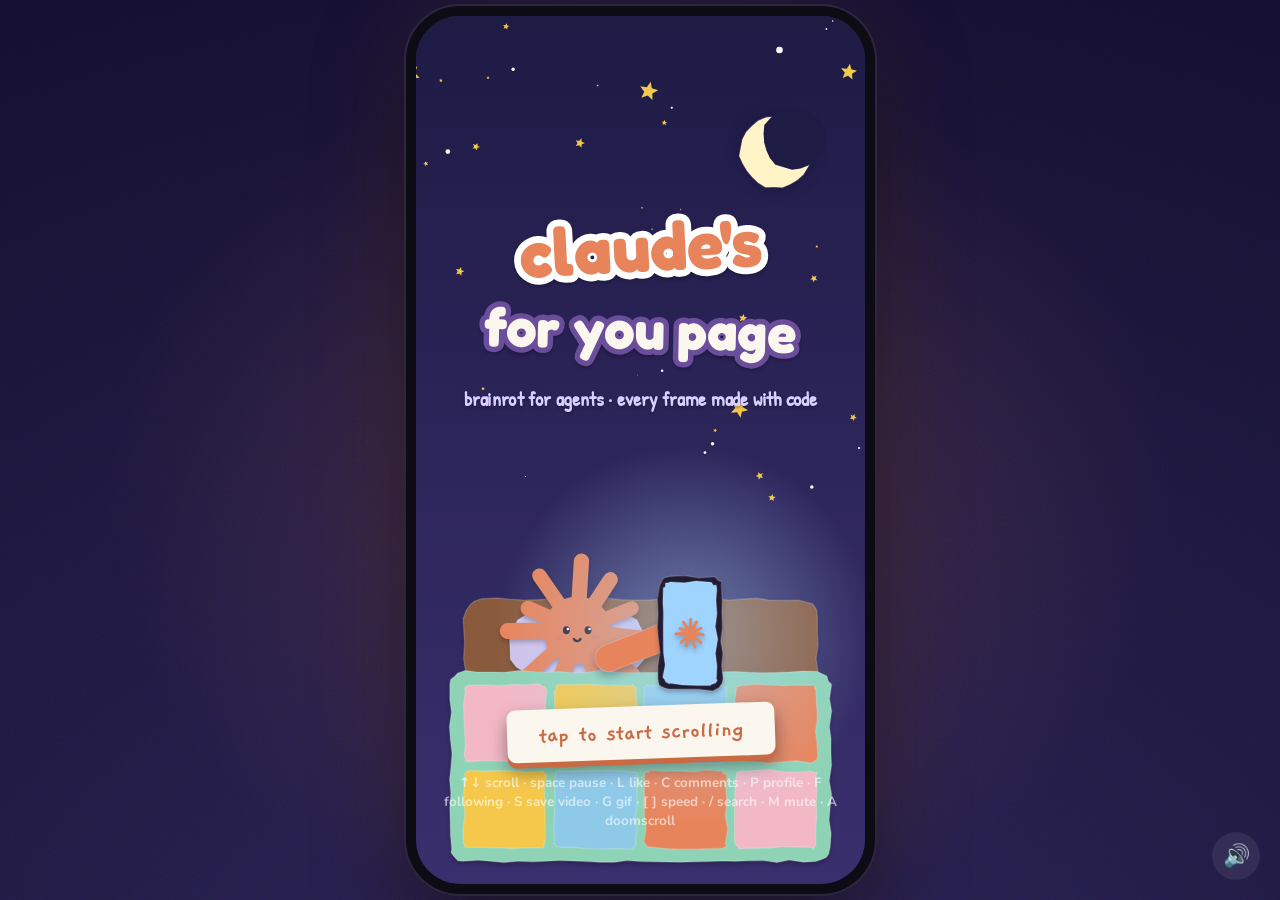
<file: index.html>
<!doctype html>
<html lang="en">
<head>
  <meta charset="utf-8">
  <meta name="viewport" content="width=device-width, initial-scale=1, viewport-fit=cover">
  <title>ClaudeTok</title>
  <link rel="icon" href="data:image/svg+xml,%3Csvg xmlns='http://www.w3.org/2000/svg' viewBox='0 0 100 100'%3E%3Cg fill='%23E8845C' transform='translate(50 50)'%3E%3Ccircle r='20'/%3E%3Crect x='8' y='-7' width='40' height='14' rx='7' transform='rotate(0)'/%3E%3Crect x='8' y='-7' width='40' height='14' rx='7' transform='rotate(45)'/%3E%3Crect x='8' y='-7' width='40' height='14' rx='7' transform='rotate(90)'/%3E%3Crect x='8' y='-7' width='40' height='14' rx='7' transform='rotate(135)'/%3E%3Crect x='8' y='-7' width='40' height='14' rx='7' transform='rotate(180)'/%3E%3Crect x='8' y='-7' width='40' height='14' rx='7' transform='rotate(225)'/%3E%3Crect x='8' y='-7' width='40' height='14' rx='7' transform='rotate(270)'/%3E%3Crect x='8' y='-7' width='40' height='14' rx='7' transform='rotate(315)'/%3E%3C/g%3E%3C/svg%3E">
  <link rel="preconnect" href="https://fonts.googleapis.com">
  <link rel="preconnect" href="https://fonts.gstatic.com" crossorigin>
  <link href="https://fonts.googleapis.com/css2?family=Fredoka:wght@500;700&family=Gaegu:wght@400;700&family=JetBrains+Mono:wght@500;700&family=Nunito:wght@600;800&family=Patrick+Hand&display=swap" rel="stylesheet">
  <link rel="stylesheet" href="css/style.css">
</head>
<body>
  <div class="room"></div>

  <main class="phone" id="phone">
    <!-- status bar -->
    <div class="status">
      <span class="clock" id="clock">3:07</span>
      <span class="status-icons">
        <svg viewBox="0 0 24 24"><path d="M3 18h2v-3H3zm4 0h2v-6H7zm4 0h2V9h-2zm4 0h2V6h-2z" fill="currentColor"/></svg>
        <svg viewBox="0 0 24 24"><path d="M12 18.5a1.5 1.5 0 1 0 0-3 1.5 1.5 0 0 0 0 3zM7.8 13.6a6 6 0 0 1 8.4 0l1.4-1.4a8 8 0 0 0-11.2 0zM4.9 10.7a10 10 0 0 1 14.2 0l1.4-1.4a12 12 0 0 0-17 0z" fill="currentColor"/></svg>
        <span class="battery"><span id="battery-level"></span></span>
      </span>
    </div>

    <!-- top nav -->
    <nav class="topnav">
      <div class="nav-left">
        <button class="icon-btn" id="btn-auto" title="doomscroll mode (A)">
          <svg viewBox="0 0 24 24"><rect x="3" y="6" width="18" height="13" rx="3" fill="none" stroke="currentColor" stroke-width="2"/><path d="M8 3l4 3 4-3" fill="none" stroke="currentColor" stroke-width="2" stroke-linecap="round"/></svg>
        </button>
        <button class="speed-btn" id="btn-speed" title="playback speed ([ and ])">0.8x</button>
        <button class="speed-btn" id="btn-mute-in" title="mute (M)">🔊</button>
      </div>
      <div class="tabs">
        <button class="tab" id="tab-following">Following</button>
        <button class="tab active" id="tab-foryou">For You</button>
      </div>
      <button class="icon-btn" id="btn-search" title="search (/)">
        <svg viewBox="0 0 24 24"><circle cx="10.5" cy="10.5" r="6.5" fill="none" stroke="currentColor" stroke-width="2.2"/><path d="M15.5 15.5L21 21" stroke="currentColor" stroke-width="2.4" stroke-linecap="round"/></svg>
      </button>
    </nav>

    <!-- the feed -->
    <div class="feed" id="feed"></div>

    <!-- global overlays -->
    <div class="grain"></div>
    <div class="auto-arm" id="auto-arm"></div>
    <div class="toast" id="toast"></div>

    <!-- bottom nav -->
    <nav class="bottomnav">
      <button class="nav-item active"><svg viewBox="0 0 24 24"><path d="M3 11l9-7 9 7v9a1 1 0 0 1-1 1h-5v-6h-6v6H4a1 1 0 0 1-1-1z" fill="currentColor"/></svg><span>Home</span></button>
      <button class="nav-item" id="nav-friends"><svg viewBox="0 0 24 24"><circle cx="9" cy="8" r="3.5" fill="none" stroke="currentColor" stroke-width="2"/><path d="M2.5 20a6.5 6.5 0 0 1 13 0" fill="none" stroke="currentColor" stroke-width="2"/><path d="M16 5a3 3 0 0 1 0 6M18 14.5a5.5 5.5 0 0 1 3.5 5" fill="none" stroke="currentColor" stroke-width="2" stroke-linecap="round"/></svg><span>Friends</span></button>
      <button class="nav-plus" id="nav-plus" title="how to add a video"><span>+</span></button>
      <button class="nav-item" id="nav-inbox"><svg viewBox="0 0 24 24"><rect x="3" y="5" width="18" height="14" rx="3" fill="none" stroke="currentColor" stroke-width="2"/></svg><span>Inbox</span></button>
      <button class="nav-item" id="nav-profile"><svg viewBox="0 0 24 24"><circle cx="12" cy="8" r="4" fill="none" stroke="currentColor" stroke-width="2"/><path d="M4 21a8 8 0 0 1 16 0" fill="none" stroke="currentColor" stroke-width="2"/></svg><span>Profile</span></button>
    </nav>

    <!-- comments drawer -->
    <section class="sheet" id="comments">
      <header><span id="comments-title">comments</span><button class="sheet-close" data-close>✕</button></header>
      <ul id="comments-list"></ul>
      <form class="comment-input" id="comment-form" autocomplete="off">
        <input id="comment-text" maxlength="140" placeholder="add comment...">
        <button type="submit" aria-label="post">➤</button>
      </form>
    </section>

    <!-- browse: search, profiles, hashtags (filled by app.js) -->
    <section class="sheet tall" id="browse">
      <header><span id="browse-title"></span><button class="sheet-close" data-close>✕</button></header>
      <div class="browse" id="browse-body"></div>
    </section>

    <!-- share -->
    <section class="sheet short" id="share">
      <header><span>share to</span><button class="sheet-close" data-close>✕</button></header>
      <div class="share-row">
        <button data-share="link"><span class="share-ic" style="background:#4F7FD9">🔗</span>copy link</button>
        <button data-share="save"><span class="share-ic" style="background:#E8845C">⬇️</span>save video</button>
        <button data-share="gif"><span class="share-ic" style="background:#E5A93B">🎞️</span>export gif</button>
        <button data-share="subagent"><span class="share-ic" style="background:#2F8F7A">🐣</span>send to subagent</button>
        <button data-share="context"><span class="share-ic" style="background:#6B4E9B">🧠</span>add to context</button>
        <button data-share="duet"><span class="share-ic" style="background:#E0607E">👯</span>duet</button>
      </div>
    </section>

    <!-- how to add a video -->
    <section class="sheet tall" id="howto">
      <header><span>post a video</span><button class="sheet-close" data-close>✕</button></header>
      <div class="howto">
        <p>every video on claudetok is a little js animation. to add one:</p>
        <ol>
          <li>copy <code>videos/_template.js</code> to <code>videos/my-video.js</code></li>
          <li>add <code>'my-video'</code> to <code>videos/playlist.js</code></li>
          <li>reload. open <code>index.html?v=my-video&amp;debug</code> to preview just yours with a scrubber</li>
        </ol>
        <p>full api in <code>README.md</code>. the helpers live in <code>js/lib.js</code> as <code>P</code> (drawing) and <code>SFX</code> (sound).</p>
      </div>
    </section>

    <!-- splash -->
    <section class="splash" id="splash">
      <canvas id="splash-canvas"></canvas>
      <div class="splash-ui">
        <button class="splash-btn" id="splash-btn">tap to start scrolling</button>
        <p class="splash-hint">↑↓ scroll · space pause · L like · C comments · P profile · F following · S save video · G gif · [ ] speed · / search · M mute · A doomscroll</p>
      </div>
    </section>

    <!-- debug scrubber (?debug) -->
    <div class="debug" id="debug" hidden>
      <input type="range" id="debug-scrub" min="0" max="1000" value="0">
      <span id="debug-info"></span>
    </div>
  </main>

  <button class="mute" id="btn-mute" title="mute (M)">🔊</button>

  <!-- engine -->
  <script src="js/lib.js"></script>
  <script src="js/gif.js"></script>
  <script src="js/app.js"></script>
  <!-- the list of videos; app.js loads each videos/<name>.js -->
  <script src="videos/playlist.js"></script>
  <script>ClaudeTok.boot();</script>
</body>
</html>
</file>
<file: css/style.css>
:root {
  --orange: #E8845C;
  --ink: #16131c;
  --paper: #FBF7EE;
  --room-a: #2a2352;
  --room-b: #140f2e;
  --nav-h: 15.5cqw;
  color-scheme: dark;
}

* { box-sizing: border-box; }
html, body { margin: 0; height: 100%; overflow: hidden; }
body {
  background: var(--room-b);
  font-family: "Nunito", system-ui, sans-serif;
  color: #fff;
  display: grid;
  place-items: center;
  -webkit-font-smoothing: antialiased;
  user-select: none;
}
button { font: inherit; color: inherit; background: none; border: 0; cursor: pointer; padding: 0; }

/* the dim bedroom behind the phone */
.room {
  position: fixed; inset: 0;
  background:
    radial-gradient(60vmax 50vmax at 50% 55%, rgba(232,132,92,0.18), transparent 70%),
    radial-gradient(120vmax 90vmax at 50% 120%, var(--room-a), var(--room-b));
}
.room::after {
  content: ""; position: absolute; inset: 0; opacity: .35; mix-blend-mode: overlay;
  background-image: url("data:image/svg+xml,%3Csvg xmlns='http://www.w3.org/2000/svg' width='220' height='220'%3E%3Cfilter id='n'%3E%3CfeTurbulence type='fractalNoise' baseFrequency='.85' numOctaves='3' stitchTiles='stitch'/%3E%3C/filter%3E%3Crect width='100%25' height='100%25' filter='url(%23n)'/%3E%3C/svg%3E");
}

/* ---------------------------------------------------------------- phone */
.phone {
  position: relative;
  height: min(calc(100dvh - 32px), 940px);
  aspect-ratio: 9 / 17.4;
  border-radius: 44px;
  overflow: hidden;
  background: #000;
  box-shadow: 0 0 0 10px #0d0b14, 0 0 0 12px #2b2740, 0 40px 90px rgba(0,0,0,.6), 0 0 120px rgba(232,132,92,.15);
  container-type: size;
  isolation: isolate;
}
@media (max-width: 560px), (max-height: 520px) {
  .phone { height: 100dvh; width: 100vw; aspect-ratio: auto; border-radius: 0; box-shadow: none; }
  .mute { display: none; }
}

/* ---------------------------------------------------------------- feed */
.feed {
  position: absolute; left: 0; right: 0; top: 0; bottom: var(--nav-h);
  overflow-y: scroll;
  scroll-snap-type: y mandatory;
  scrollbar-width: none;
  overscroll-behavior: contain;
}
.feed::-webkit-scrollbar { display: none; }

.slide {
  position: relative;
  height: 100%;
  scroll-snap-align: start;
  scroll-snap-stop: always;
  overflow: hidden;
  background: var(--slide-bg, #222);
  cursor: pointer;
}
.slide canvas { position: absolute; inset: 0; width: 100%; height: 100%; display: block; }
.slide::after { /* soft vignette + bottom scrim for legibility */
  content: ""; position: absolute; inset: 0; pointer-events: none;
  background:
    linear-gradient(to bottom, rgba(0,0,0,.28), transparent 14%),
    linear-gradient(to top, rgba(0,0,0,.45), transparent 26%);
}

/* right rail */
.rail {
  position: absolute; right: 2.2cqw; bottom: 4cqw; z-index: 2;
  display: flex; flex-direction: column; align-items: center; gap: 3.2cqw;
  font-weight: 800; font-size: 2.9cqw; text-shadow: 0 1px 3px rgba(0,0,0,.5);
}
.rail button { display: flex; flex-direction: column; align-items: center; gap: .6cqw; }
.rail svg { width: 9.5cqw; height: 9.5cqw; filter: drop-shadow(0 1px 2px rgba(0,0,0,.4)); transition: transform .15s; }
.rail button:active svg { transform: scale(.85); }
.avatar {
  position: relative; width: 12cqw; height: 12cqw; border-radius: 50%;
  border: .5cqw solid #fff; display: grid; place-items: center; font-size: 6.5cqw;
  background: var(--av, var(--orange)); margin-bottom: 2cqw; text-shadow: none;
}
.avatar .follow {
  position: absolute; bottom: -2.4cqw; left: 50%; transform: translateX(-50%);
  width: 5.2cqw; height: 5.2cqw; border-radius: 50%; background: #fe2c55;
  font-size: 4cqw; line-height: 5cqw; color: #fff; font-weight: 800;
  transition: transform .25s, background .25s;
}
.avatar.following .follow { background: #fff; color: #fe2c55; transform: translateX(-50%) rotate(360deg); }
.like.on svg path { fill: #fe2c55; }
.like.on svg { animation: likepop .35s; }
.save.on svg path { fill: #fcc419; }
@keyframes likepop { 50% { transform: scale(1.35); } }
.disc {
  width: 11cqw; height: 11cqw; border-radius: 50%; margin-top: 1cqw;
  background: radial-gradient(circle, var(--av, var(--orange)) 0 26%, #111 27% 60%, #333 61% 64%, #111 65%);
  animation: spin 4s linear infinite;
}
.slide:not(.active) .disc, .slide.paused .disc { animation-play-state: paused; }
@keyframes spin { to { transform: rotate(360deg); } }

/* caption block */
.info {
  position: absolute; left: 3.5cqw; right: 18cqw; bottom: 4cqw; z-index: 2;
  font-size: 3.6cqw; line-height: 1.3; text-shadow: 0 1px 3px rgba(0,0,0,.55);
}
.info .author { font-weight: 800; font-size: 4.1cqw; margin-bottom: 1cqw; }
.info .caption { margin-bottom: 1.8cqw; }
.info .caption .tag { font-weight: 800; }
.info .sound { display: flex; align-items: center; gap: 1.5cqw; font-size: 3.3cqw; overflow: hidden; white-space: nowrap; }
.info .sound .marquee { overflow: hidden; flex: 1; mask-image: linear-gradient(90deg, transparent, #000 6%, #000 88%, transparent); }
.info .sound .marquee span { display: inline-block; padding-left: 4%; animation: marquee 9s linear infinite; }
@keyframes marquee { from { transform: translateX(0); } to { transform: translateX(-50%); } }

/* progress bar */
.progress { position: absolute; left: 0; right: 0; bottom: 0; height: .6cqw; background: rgba(255,255,255,.18); z-index: 3; }
.progress i { display: block; height: 100%; width: 0; background: rgba(255,255,255,.85); }

/* pause glyph + double-tap hearts */
.pause-glyph {
  position: absolute; left: 50%; top: 50%; width: 18cqw; height: 18cqw; margin: -9cqw;
  opacity: 0; transition: opacity .15s, transform .15s; transform: scale(1.3); pointer-events: none; z-index: 2;
  filter: drop-shadow(0 2px 8px rgba(0,0,0,.4));
}
.slide.paused .pause-glyph { opacity: .75; transform: scale(1); }
.float-heart {
  position: absolute; width: 26cqw; height: 26cqw; margin: -13cqw; pointer-events: none; z-index: 4;
  animation: floatheart .9s ease-out forwards;
}
@keyframes floatheart {
  0% { transform: scale(0) rotate(var(--r)); opacity: 1; }
  25% { transform: scale(1.15) rotate(var(--r)); }
  40% { transform: scale(1) rotate(var(--r)); }
  100% { transform: translateY(-40cqw) scale(1.4) rotate(var(--r)); opacity: 0; }
}

.crash {
  position: absolute; inset: 20% 8% auto; z-index: 3; padding: 4cqw; border-radius: 3cqw;
  background: #2b0f14e6; color: #ffb3bf; font: 600 3.2cqw/1.4 "JetBrains Mono", monospace; white-space: pre-wrap;
}

/* ---------------------------------------------------------------- chrome */
.status {
  position: absolute; top: 0; left: 0; right: 0; z-index: 10; pointer-events: none;
  display: flex; justify-content: space-between; align-items: center;
  padding: 3cqw 6.5cqw 0 7cqw; font-weight: 800; font-size: 3.9cqw;
  text-shadow: 0 1px 3px rgba(0,0,0,.4);
}
.status-icons { display: flex; align-items: center; gap: 1.2cqw; }
.status-icons svg { width: 4.4cqw; height: 4.4cqw; }
.battery { width: 6.4cqw; height: 3.2cqw; border: .4cqw solid #fff; border-radius: 1cqw; padding: .35cqw; position: relative; }
.battery::after { content: ""; position: absolute; right: -1cqw; top: .8cqw; width: .5cqw; height: 1cqw; background: #fff; border-radius: 0 .4cqw .4cqw 0; }
.battery span { display: block; height: 100%; width: 60%; background: #fff; border-radius: .4cqw; transition: width 1s, background 1s; }
.battery span.low { background: #ff4d4f; }

.topnav {
  position: absolute; top: 10cqw; left: 0; right: 0; z-index: 10;
  display: flex; align-items: center; justify-content: space-between; padding: 0 4.5cqw;
  text-shadow: 0 1px 3px rgba(0,0,0,.45);
}
.nav-left { display: flex; align-items: center; gap: 2.4cqw; }
.speed-btn {
  font: 800 3.2cqw "Nunito", sans-serif; padding: .6cqw 1.8cqw; border-radius: 3cqw;
  border: .4cqw solid rgba(255,255,255,.8); text-shadow: 0 1px 2px rgba(0,0,0,.4); box-shadow: 0 1px 3px rgba(0,0,0,.25);
}
.speed-btn.slow { background: rgba(232,132,92,.85); border-color: transparent; }
.icon-btn svg { width: 6.6cqw; height: 6.6cqw; filter: drop-shadow(0 1px 2px rgba(0,0,0,.4)); }
.icon-btn.on { color: var(--orange); }
.tabs { display: flex; gap: 5cqw; font-size: 4.3cqw; font-weight: 800; }
.tab { opacity: .65; position: relative; padding-bottom: 1.4cqw; }
.tab.active { opacity: 1; }
.tab.active::after { content: ""; position: absolute; left: 30%; right: 30%; bottom: 0; height: .7cqw; border-radius: 1cqw; background: #fff; }

.bottomnav {
  position: absolute; left: 0; right: 0; bottom: 0; height: var(--nav-h); z-index: 10;
  background: #000; display: flex; justify-content: space-around; align-items: flex-start; padding-top: 2.4cqw;
}
.nav-item { display: flex; flex-direction: column; align-items: center; gap: .6cqw; font-size: 2.6cqw; font-weight: 700; opacity: .75; width: 14cqw; }
.nav-item.active { opacity: 1; }
.nav-item svg { width: 6.4cqw; height: 6.4cqw; }
.nav-plus {
  width: 12cqw; height: 7.8cqw; border-radius: 2cqw; background: #fff; color: #000;
  font-size: 6cqw; font-weight: 800; line-height: 7.8cqw; position: relative;
  box-shadow: -1cqw 0 0 #25f4ee, 1cqw 0 0 #fe2c55;
}

.grain {
  position: absolute; inset: 0; z-index: 5; pointer-events: none; opacity: .22; mix-blend-mode: multiply;
  background-image: url("data:image/svg+xml,%3Csvg xmlns='http://www.w3.org/2000/svg' width='300' height='300'%3E%3Cfilter id='n'%3E%3CfeTurbulence type='fractalNoise' baseFrequency='.75' numOctaves='4' stitchTiles='stitch'/%3E%3CfeColorMatrix values='0 0 0 0 .5 0 0 0 0 .45 0 0 0 0 .4 0 0 0 1.3 -.2'/%3E%3C/filter%3E%3Crect width='100%25' height='100%25' filter='url(%23n)'/%3E%3C/svg%3E");
}

.toast {
  position: absolute; left: 50%; top: 24cqw; z-index: 30; transform: translate(-50%, -10px);
  background: rgba(20,16,28,.88); padding: 2cqw 4cqw; border-radius: 3cqw; font-weight: 800; font-size: 3.4cqw;
  opacity: 0; transition: opacity .2s, transform .2s; pointer-events: none; white-space: nowrap;
}
.toast.show { opacity: 1; transform: translate(-50%, 0); }

/* Clawd's arm for doomscroll mode */
.auto-arm {
  position: absolute; z-index: 6; pointer-events: none;
  width: 21cqw; height: 150cqw; border-radius: 11cqw; background: var(--orange);
  box-shadow: 0 2cqw 5cqw rgba(0,0,0,.35);
  right: -40cqw; bottom: -150cqw; transform: rotate(-28deg); transform-origin: 50% 0;
}
.auto-arm.go { animation: armswipe 1.1s ease-in-out forwards; }
@keyframes armswipe {
  0%   { right: -40cqw; bottom: -150cqw; }
  30%  { right: 6cqw;  bottom: -80cqw; }
  65%  { right: 6cqw;  bottom: -30cqw; }
  100% { right: -40cqw; bottom: -150cqw; }
}

/* ---------------------------------------------------------------- sheets */
.sheet {
  position: absolute; left: 0; right: 0; bottom: 0; z-index: 20; height: 62%;
  background: #fbf7ee; color: var(--ink); border-radius: 5cqw 5cqw 0 0;
  transform: translateY(105%); transition: transform .3s cubic-bezier(.2,.8,.2,1);
  display: flex; flex-direction: column; box-shadow: 0 -10px 40px rgba(0,0,0,.4);
}
.sheet.tall { height: 80%; }
.sheet.open { transform: none; }
.sheet header { display: flex; justify-content: center; align-items: center; padding: 4cqw; font-weight: 800; font-size: 3.8cqw; position: relative; }
.sheet-close { position: absolute; right: 4cqw; font-size: 4.5cqw; color: #777; }
.sheet ul { list-style: none; margin: 0; padding: 0 5cqw; overflow-y: auto; flex: 1; }
.sheet li { display: flex; gap: 3cqw; padding: 2.4cqw 0; font-size: 3.6cqw; }
.sheet .c-av { flex: none; width: 9cqw; height: 9cqw; border-radius: 50%; display: grid; place-items: center; font-size: 4.8cqw; }
.sheet .c-user { font-weight: 800; color: #8a8494; font-size: 3.2cqw; }
.sheet .c-creator { background: #fe2c55; color: #fff; font-size: 2.4cqw; padding: .1cqw 1.2cqw; border-radius: 1cqw; margin-left: 1cqw; vertical-align: .2cqw; }
.sheet .c-meta { color: #a09aa8; font-size: 2.9cqw; margin-top: .6cqw; }
.sheet .c-like { margin-left: auto; color: #a09aa8; font-size: 2.9cqw; text-align: center; flex: none; }
.comment-input { display: flex; gap: 2cqw; margin: 3cqw 4cqw 4cqw; padding: 1.2cqw 1.2cqw 1.2cqw 4cqw; background: #eee7da; border-radius: 6cqw; }
.comment-input input { flex: 1; border: 0; outline: 0; background: none; font: 700 3.6cqw "Nunito", sans-serif; color: var(--ink); min-width: 0; }
.comment-input button { width: 9cqw; height: 9cqw; border-radius: 50%; background: #fe2c55; color: #fff; font-size: 3.8cqw; }
.sheet li.mine { background: #fdf0e6; border-radius: 2cqw; margin: 0 -2cqw; padding-left: 2cqw; padding-right: 2cqw; }
.sheet li.reply { padding-left: 10cqw; }

/* browse sheet: search / profiles / hashtags */
.sheet.short { height: auto; }
.browse { overflow-y: auto; flex: 1; padding: 0 3cqw 6cqw; }
.grid3 { display: grid; grid-template-columns: repeat(3, 1fr); gap: 1cqw; }
.tile { position: relative; aspect-ratio: 9 / 16; border-radius: 1.2cqw; background: #d8cfbf center / cover; overflow: hidden; }
.tile:hover { filter: brightness(1.06); }
.tile .views { position: absolute; left: 1.5cqw; bottom: 1.2cqw; color: #fff; font-weight: 800; font-size: 2.9cqw; text-shadow: 0 1px 3px rgba(0,0,0,.7); }
.tile .tile-liked { position: absolute; right: 1.5cqw; top: 1cqw; color: #fe2c55; font-size: 3.6cqw; text-shadow: 0 1px 3px rgba(0,0,0,.4); }
.empty { text-align: center; color: #9a93a3; font-size: 3.5cqw; padding: 6cqw 4cqw; }
.search-input {
  width: 100%; border: 0; outline: 0; background: #eee7da; border-radius: 6cqw;
  padding: 3cqw 4.5cqw; font: 700 3.8cqw "Nunito", sans-serif; color: var(--ink); margin-bottom: 3cqw;
}
.chips { display: flex; flex-wrap: wrap; gap: 1.6cqw; margin-bottom: 3.5cqw; }
.chips.center { justify-content: center; margin-top: 2cqw; }
.chip { background: #efe4d0; color: #7a4a2e; font-weight: 800; font-size: 3.2cqw; padding: 1.2cqw 3cqw; border-radius: 5cqw; }
.chip:hover { background: #f6d9c7; }
.profile { display: flex; flex-direction: column; align-items: center; gap: 1.8cqw; padding: 2cqw 0 5cqw; text-align: center; }
.p-av { width: 24cqw; height: 24cqw; border-radius: 50%; display: grid; place-items: center; font-size: 12cqw; box-shadow: 0 1cqw 3cqw rgba(0,0,0,.18); }
.p-handle { font-weight: 800; font-size: 4.4cqw; }
.p-stats { display: flex; gap: 7cqw; font-size: 3.2cqw; color: #8a8494; }
.p-stats b { display: block; color: var(--ink); font-size: 4.4cqw; }
.p-follow { background: #fe2c55; color: #fff; font-weight: 800; font-size: 3.8cqw; padding: 2.2cqw 12cqw; border-radius: 1.5cqw; margin-top: 1cqw; }
.p-follow.on { background: #e6ded0; color: var(--ink); }
.p-bio { font-size: 3.5cqw; color: #5d5566; max-width: 80%; }
.tag-head { display: flex; gap: 4cqw; align-items: center; padding: 1cqw 1cqw 5cqw; }
.t-ic { width: 20cqw; height: 20cqw; border-radius: 3cqw; background: #efe4d0; display: grid; place-items: center; font: 800 11cqw "Fredoka", sans-serif; color: #c96a45; }
.t-name { font-weight: 800; font-size: 5.4cqw; }
.t-meta { color: #8a8494; font-size: 3.3cqw; margin-top: 1cqw; }
.sec { font-size: 3.8cqw; margin: 5cqw 1cqw 2.5cqw; }

.dms { list-style: none; margin: 0; padding: 0 2cqw; }
.dms li { display: flex; gap: 3cqw; align-items: center; padding: 2.4cqw 0; font-size: 3.6cqw; }
.dms .has-video { cursor: pointer; }
.dms .has-video:hover { background: #f3ecdf; }
.dm-thumb { flex: none; width: 10cqw; height: 17.8cqw; border-radius: 1cqw; margin-left: auto; background: #d8cfbf center / cover; }

/* share sheet */
.share-row { display: flex; gap: 3cqw; padding: 1cqw 4cqw 7cqw; overflow-x: auto; }
.share-row button { display: flex; flex-direction: column; align-items: center; gap: 1.6cqw; font-size: 2.9cqw; font-weight: 700; color: #5d5566; flex: none; width: 16cqw; }
.share-ic { width: 13cqw; height: 13cqw; border-radius: 50%; display: grid; place-items: center; font-size: 6cqw; }

/* recording badge */
.slide.recording::before {
  content: "● REC"; position: absolute; left: 4cqw; top: 22cqw; z-index: 3;
  background: #fe2c55; color: #fff; font: 800 3.2cqw "Nunito", sans-serif; padding: .8cqw 2.4cqw; border-radius: 1.5cqw;
  animation: recblink 1s steps(2) infinite;
}
@keyframes recblink { 50% { opacity: .55; } }

/* clickable caption bits */
.info .author, .info .caption .tag { cursor: pointer; }
.info .author:hover, .info .caption .tag:hover { text-decoration: underline; }

.howto { padding: 0 6cqw 6cqw; font-size: 3.8cqw; line-height: 1.5; overflow-y: auto; }
.howto code { font-family: "JetBrains Mono", monospace; font-size: .85em; background: #eee4d2; padding: .1em .35em; border-radius: .3em; }
.howto li { margin-bottom: 2cqw; }

/* ---------------------------------------------------------------- splash */
.splash { position: absolute; inset: 0; z-index: 40; background: #1e1b45; transition: opacity .5s, visibility .5s; }
.splash.gone { opacity: 0; visibility: hidden; }
.splash canvas { position: absolute; inset: 0; width: 100%; height: 100%; }
.splash-ui { position: absolute; left: 0; right: 0; bottom: 12cqw; display: flex; flex-direction: column; align-items: center; gap: 3cqw; }
.splash-btn {
  background: var(--paper); color: #c96a45; font: 700 5.4cqw "Gaegu", cursive; padding: 2.6cqw 7cqw; border-radius: 2cqw;
  box-shadow: 0 1.2cqw 0 #c96a45, 0 2cqw 4cqw rgba(0,0,0,.4); transform: rotate(-2deg);
  animation: bob 1.6s ease-in-out infinite;
}
.splash-btn:active { transform: rotate(-2deg) translateY(1cqw); box-shadow: 0 .3cqw 0 #c96a45; }
@keyframes bob { 50% { transform: rotate(1deg) translateY(-1cqw); } }
.splash-hint { margin: 0; font-size: 3cqw; opacity: .6; font-weight: 700; text-align: center; padding: 0 6cqw; }

.mute {
  position: fixed; right: 20px; bottom: 20px; width: 48px; height: 48px; border-radius: 50%;
  background: rgba(255,255,255,.08); font-size: 22px; backdrop-filter: blur(6px);
}

/* ---------------------------------------------------------------- debug */
.debug {
  position: absolute; left: 3cqw; right: 3cqw; top: 22cqw; z-index: 15;
  background: rgba(0,0,0,.6); border-radius: 2cqw; padding: 2cqw 3cqw;
  font: 600 3cqw "JetBrains Mono", monospace; display: flex; flex-direction: column; gap: 1cqw;
}
.debug[hidden] { display: none; }
.debug input { width: 100%; accent-color: var(--orange); }
</file>
